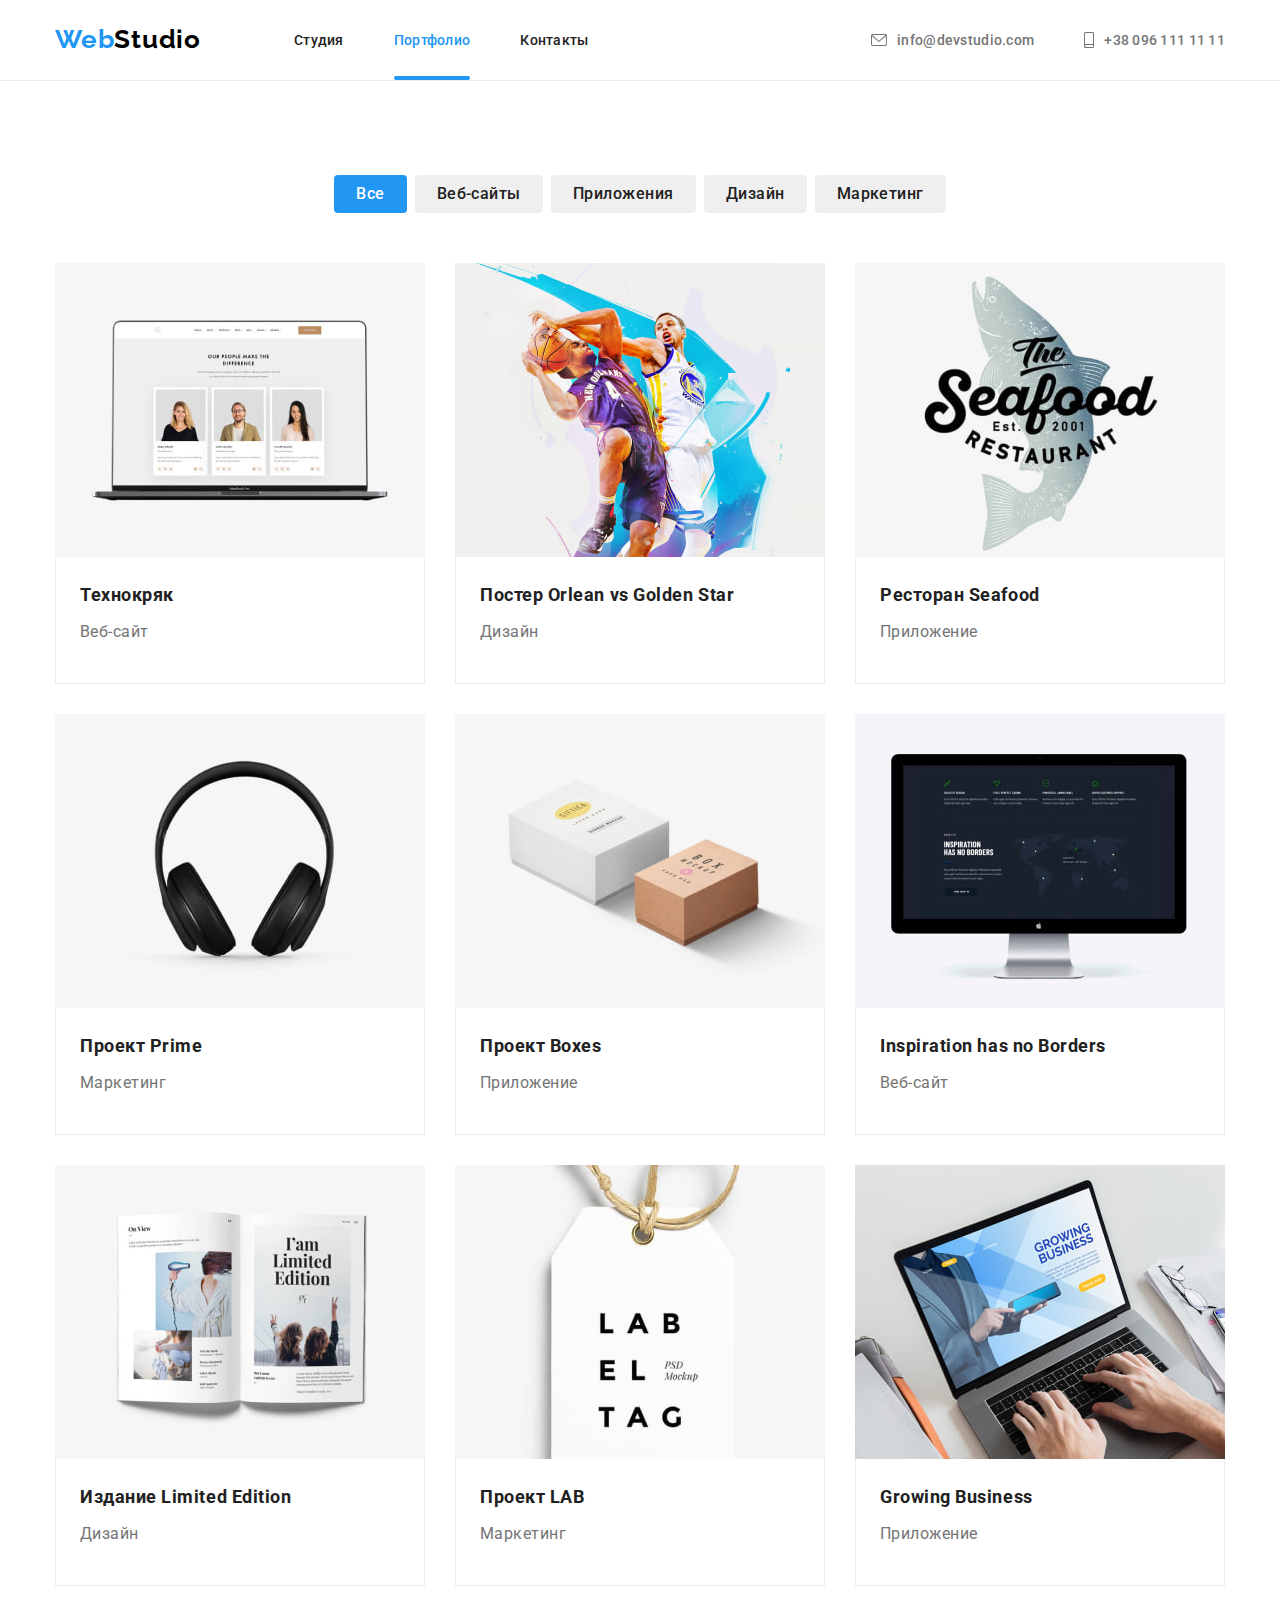
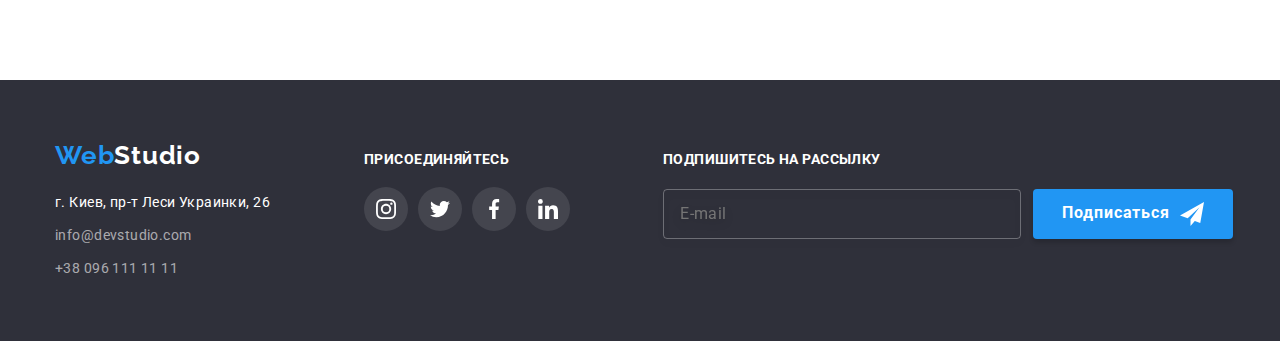
<file: portfolio.html>
<!DOCTYPE html>
<html lang="ru">
  <head>
    <meta charset="UTF-8" />
    <meta http-equiv="X-UA-Compatible" content="IE=edge" />
    <meta name="viewport" content="width=device-width, initial-scale=1.0" />
    <title>Document</title>

    <!-- Fonts Start -->
    <link rel="preconnect" href="https://fonts.googleapis.com" />
    <link rel="preconnect" href="https://fonts.gstatic.com" crossorigin />
    <link
      href="https://fonts.googleapis.com/css2?family=Raleway:wght@700&family=Roboto:wght@400;500;700;900&display=swap"
      rel="stylesheet"
    />
    <!-- Fonts End -->

    <!-- Modern-normalize Start -->
    <link
      rel="stylesheet"
      href="https://cdnjs.cloudflare.com/ajax/libs/modern-normalize/1.1.0/modern-normalize.min.css"
    />
    <!-- Modern-normalize End -->

    <!-- Custom style Start -->
    <link rel="stylesheet" href="./css/main.min.css" />
    <link rel="stylesheet" href="./css/style.css" />
    <!-- Custom style End -->
  </head>
  <body>
    <!-- Header Section -->
    <header class="header">
      <div class="container header__container">
        <nav class="header__container">
          <a class="logo link" href="./index.html"
            ><span class="logo--color-accent">Web</span><span class="logo--color-black">Studio</span></a
          >
          <ul class="list header__list">
            <li class="header__item">
              <a class="header__link " href="./index.html">Студия</a>
            </li>
            <li class="header__item">
              <a class="header__link header__link--current" href="./portfolio.html">Портфолио</a>
            </li>
            <li class="header__item">
              <a class="header__link" href="">Контакты</a>
            </li>
          </ul>
        </nav>
        <ul class="list header__contact">
          <li>
            <a class="header__btn header__mail" href="mailto:info@devstudio.com">
              <svg class="adress-icon" width="16" height="12">
                <use href="./images/icons.svg#icon-envelope"></use>
              </svg>
              info@devstudio.com</a
            >
          </li>
          <li>
            <a class="header__btn" href="tel:+380961111111">
              <svg class="adress-icon" width="10" height="16">
                <use href="./images/icons.svg#icon-smartphone"></use>
              </svg>
              +38 096 111 11 11</a
            >
          </li>
        </ul>
      </div>
    </header>

    <!-- Main Section -->
    <main>
      <section class="portfolio section">
        <div class="container">
          <h2 class="visually-hidden">Портфолио</h2>

          <ul class="portfolio__control">
            <li>
              <button class="portfolio__btn portfolio__btn--current" type="button">Все</button>
            </li>
            <li><button class="portfolio__btn" type="button">Веб-сайты</button></li>
            <li><button class="portfolio__btn" type="button">Приложения</button></li>
            <li><button class="portfolio__btn" type="button">Дизайн</button></li>
            <li><button class="portfolio__btn" type="button">Маркетинг</button></li>
          </ul>

          <ul class="portfolio__list">
            <li class="portfolio__card">
              <a class="portfolio__link link" href="">
                <div class="portfolio__image">
                  <img
                    src="images/portfolio-1.jpg"
                    alt="Визуализация веб-сайта Технокряк на МакБуке"
                    width="370"
                    height="294"
                  />

                  <div class="portfolio__card-overlay">
                    <p class="portfolio__card-text">
                      Ресурс предлагает комплексные предложения с разным уровнем функционала и
                      сервисов. Все это позволит посетителю получить исчерпывающие сведения о
                      компании или частном лице.
                    </p>
                  </div>
                </div>

                <div class="portfolio__item">
                  <h3 class="portfolio__title">Технокряк</h3>
                  <p class="description-medium">Веб-сайт</p>
                </div>
              </a>
            </li>

            <li class="portfolio__card">
              <a class="portfolio__link link" href="">
                <div class="portfolio__image">
                  <img
                    src="images/portfolio-2.jpg"
                    alt="Постер баскетбольного матча"
                    width="370"
                    height="294"
                  />

                  <div class="portfolio__card-overlay">
                    <p class="portfolio__card-text">
                      Ресурс предлагает комплексные предложения с разным уровнем функционала и
                      сервисов. Все это позволит посетителю получить исчерпывающие сведения о
                      компании или частном лице.
                    </p>
                  </div>
                </div>

                <div class="portfolio__item">
                  <h3 class="portfolio__title">Постер <span lang="en">Orlean vs Golden Star</span></h3>
                  <p class="description-medium">Дизайн</p>
                </div>
              </a>
            </li>

            <li class="portfolio__card">
              <a class="portfolio__link link" href="">
                <div class="portfolio__image">
                  <img
                    src="images/portfolio-3.jpg"
                    alt="Постер баскетбольного матча"
                    width="370"
                    height="294"
                  />

                  <div class="portfolio__card-overlay">
                    <p class="portfolio__card-text">
                      Ресурс предлагает комплексные предложения с разным уровнем функционала и
                      сервисов. Все это позволит посетителю получить исчерпывающие сведения о
                      компании или частном лице.
                    </p>
                  </div>
                </div>

                <div class="portfolio__item">
                  <h3 class="portfolio__title">Ресторан <span lang="en">Seafood</span></h3>
                  <p class="description-medium">Приложение</p>
                </div>
              </a>
            </li>

            <li class="portfolio__card">
              <a class="portfolio__link link" href="">
                <div class="portfolio__image">
                  <img
                    src="images/portfolio-4.jpg"
                    alt="Постер баскетбольного матча"
                    width="370"
                    height="294"
                  />

                  <div class="portfolio__card-overlay ">
                    <p class="portfolio__card-text">
                      Ресурс предлагает комплексные предложения с разным уровнем функционала и
                      сервисов. Все это позволит посетителю получить исчерпывающие сведения о
                      компании или частном лице.
                    </p>
                  </div>
                </div>

                <div class="portfolio__item">
                  <h3 class="portfolio__title">Проект <span lang="en">Prime</span></h3>
                  <p class="description-medium">Маркетинг</p>
                </div>
              </a>
            </li>

            <li class="portfolio__card">
              <a class="portfolio__link link" href="">
                <div class="portfolio__image">
                  <img
                    src="images/portfolio-5.jpg"
                    alt="Постер баскетбольного матча"
                    width="370"
                    height="294"
                  />

                  <div class="portfolio__card-overlay">
                    <p class="portfolio__card-text">
                      Ресурс предлагает комплексные предложения с разным уровнем функционала и
                      сервисов. Все это позволит посетителю получить исчерпывающие сведения о
                      компании или частном лице.
                    </p>
                  </div>
                </div>

                <div class="portfolio__item">
                  <h3 class="portfolio__title">Проект <span lang="en">Boxes</span></h3>
                  <p class="description-medium">Приложение</p>
                </div>
              </a>
            </li>

            <li class="portfolio__card">
              <a class="portfolio__link link" href="">
                <div class="portfolio__image">
                  <img
                    src="images/portfolio-6.jpg"
                    alt="Постер баскетбольного матча"
                    width="370"
                    height="294"
                  />

                  <div class="portfolio__card-overlay">
                    <p class="portfolio__card-text">
                      Ресурс предлагает комплексные предложения с разным уровнем функционала и
                      сервисов. Все это позволит посетителю получить исчерпывающие сведения о
                      компании или частном лице.
                    </p>
                  </div>
                </div>

                <div class="portfolio__item">
                  <h3 class="portfolio__title"><span lang="en">Inspiration has no Borders</span></h3>
                  <p class="description-medium">Веб-сайт</p>
                </div>
              </a>
            </li>

            <li class="portfolio__card">
              <a class="portfolio__link link" href="">
                <div class="portfolio__image">
                  <img
                    src="images/portfolio-7.jpg"
                    alt="Постер баскетбольного матча"
                    width="370"
                    height="294"
                  />

                  <div class="portfolio__card-overlay">
                    <p class="portfolio__card-text">
                      Ресурс предлагает комплексные предложения с разным уровнем функционала и
                      сервисов. Все это позволит посетителю получить исчерпывающие сведения о
                      компании или частном лице.
                    </p>
                  </div>
                </div>

                <div class="portfolio__item">
                  <h3 class="portfolio__title">Издание <span lang="en">Limited Edition</span></h3>
                  <p class="description-medium">Дизайн</p>
                </div>
              </a>
            </li>

            <li class="portfolio__card">
              <a class="portfolio__link link" href="">
                <div class="portfolio__image">
                  <img
                    src="images/portfolio-8.jpg"
                    alt="Постер баскетбольного матча"
                    width="370"
                    height="294"
                  />

                  <div class="portfolio__card-overlay">
                    <p class="portfolio__card-text">
                      Ресурс предлагает комплексные предложения с разным уровнем функционала и
                      сервисов. Все это позволит посетителю получить исчерпывающие сведения о
                      компании или частном лице.
                    </p>
                  </div>
                </div>

                <div class="portfolio__item">
                  <h3 class="portfolio__title">Проект <span lang="en">LAB</span></h3>
                  <p class="description-medium">Маркетинг</p>
                </div>
              </a>
            </li>

            <li class="portfolio__card">
              <a class="portfolio__link link" href="">
                <div class="portfolio__image">
                  <img
                    src="images/portfolio-9.jpg"
                    alt="Постер баскетбольного матча"
                    width="370"
                    height="294"
                  />

                  <div class="portfolio__card-overlay">
                    <p class="portfolio__card-text">
                      Ресурс предлагает комплексные предложения с разным уровнем функционала и
                      сервисов. Все это позволит посетителю получить исчерпывающие сведения о
                      компании или частном лице.
                    </p>
                  </div>
                </div>

                <div class="portfolio__item">
                  <h3 class="portfolio__title"><span lang="en">Growing Business</span></h3>
                  <p class="description-medium">Приложение</p>
                </div>
              </a>
            </li>
          </ul>
        </div>
      </section>
    </main>

    <!-- Footer -->

    <footer class="footer">
      <div class="container footer-container">
        <div class="footer__address">
          <a class="logo logo__footer link" href="./index.html"
            ><span class="logo--color-accent">Web</span><span class="logo--color-white">Studio</span></a
          >
          <address class="address">
            <ul class="list address__list">
              <li>
                <a
                  href="https://www.google.com/maps/place/%D0%B1%D1%83%D0%BB.+%D0%9B%D0%B5%D1%81%D0%B8+%D0%A3%D0%BA%D1%80%D0%B0%D0%B8%D0%BD%D0%BA%D0%B8,+26,+%D0%9A%D0%B8%D0%B5%D0%B2,+02000/@50.4266594,30.5382177,18.25z/data=!4m5!3m4!1s0x40d4cf0e033ecbe9:0x57a4dffefec77da0!8m2!3d50.4265807!4d30.5383858"
                >
                  <span class="address__text--bold">г. Киев, пр-т Леси Украинки, 26</span></a
                >
              </li>

              <li>
                <a class="address__text--thin" href="mailto:info@devstudio.com">info@devstudio.com</a>
              </li>
              <li><a class="address__text--thin" href="tel:+380961111111">+38 096 111 11 11</a></li>
            </ul>
          </address>
        </div>
        <div class="footer__socials">
          <p class="footer__title">присоединяйтесь</p>
          <ul class="footer__socials__list list">
            <li class="footer__socials__item">
              <a
                class="footer__socials__link"
                href=""
                target="_blank"
                rel="noopener noreferrer"
                aria-label="instagram"
              >
                <svg class="footer__socials__icon" width="20" height="20">
                  <use href="./images/icons.svg#icon-sm-instagram"></use>
                </svg>
              </a>
            </li>
            <li class="footer__socials__item">
              <a
                class="footer__socials__link"
                href=""
                target="_blank"
                rel="noopener noreferrer"
                aria-label="twitter"
              >
                <svg class="footer__socials__icon" width="20" height="20">
                  <use href="./images/icons.svg#icon-sm-twitter"></use>
                </svg>
              </a>
            </li>
            <li class="footer__socials__item">
              <a
                class="footer__socials__link"
                href=""
                target="_blank"
                rel="noopener noreferrer"
                aria-label="facebook"
              >
                <svg class="footer__socials__icon" width="20" height="20">
                  <use href="./images/icons.svg#icon-sm-facebook"></use>
                </svg>
              </a>
            </li>
            <li class="footer__socials__item">
              <a
                class="footer__socials__link"
                href=""
                target="_blank"
                rel="noopener noreferrer"
                aria-label="linkedin"
              >
                <svg class="footer__socials__icon" width="20" height="20">
                  <use href="./images/icons.svg#icon-sm-linkedin"></use>
                </svg>
              </a>
            </li>
          </ul>
        </div>

        <div class="footer__subscribe">
          <strong class="footer__title">Подпишитесь на рассылку</strong>
          <form class="subscribe__form">
            <input class="subscribe__email" type="email" name="email" placeholder="E-mail" />
            <button class="button" type="button">
              Подписаться
              <svg class="subscribe__icon" width="24" height="24">
                <use href="./images/icons/icons.svg#icon-paper-airplane"></use>
              </svg>
            </button>
          </form>
        </div>
      </div>
    </footer>
  </body>
</html>
</file>
<file: css/style.css>
/* МОДАЛЬНОЕ ОКНО */

.backdrop {
  position: fixed;
  top: 0;
  left: 0;
  width: 100%;
  height: 100%;
  background-color: rgba(0, 0, 0, 0.2);
  transition: opacity var(--anim-fast), visibility var(--anim-fast);
}

.backdrop.is-hidden {
  opacity: 0;
  visibility: hidden;
  pointer-events: none;
}

.modal {
  min-width: 528px;
  background-color: var(--main_white-color);
  position: absolute;
  top: 50%;
  left: 50%;
  transform: translate(-50%, -50%);
  box-shadow: 0px 1px 3px rgba(0, 0, 0, 0.12), 0px 1px 1px rgba(0, 0, 0, 0.14),
    0px 2px 1px rgba(0, 0, 0, 0.2);
  border-radius: 4px;
  padding: 40px;
}

.button-x {
  border-radius: 50px;
  border: 1px solid rgba(0, 0, 0, 0.1);
  background-color: var(--main_white-color);
  width: 30px;
  height: 30px;
  position: absolute;
  top: 8px;
  right: 8px;
  cursor: pointer;
}

.btn-x-img {
  fill: var(--absolut-black);
}

.btn-x-img:hover,
.btn-x-img:focus {
  fill: var(--accent-color);
}

.modal-title {
  font-weight: 700;
  font-size: 20px;
  line-height: calc(23 / 20);
  text-align: center;
  letter-spacing: 0.03em;
  margin-bottom: 12px;
}

.cell-name {
  font-size: 12px;
  line-height: calc(14 / 12);
  letter-spacing: 0.01em;

  color: var(--description-color);

  margin-bottom: 4px;
}

.button-modal {
  font-family: var(--main-font);
  font-weight: 700;
  font-size: 16px;
  line-height: 1.9;
  letter-spacing: 0.06em;
  color: var(--main_white-color);
  background-color: var(--accent-color);
  border-width: 0ch;
  cursor: pointer;
  width: 200px;
  height: 50px;
  border-radius: 4px;
  display: inline-flex;
  align-items: center;
  justify-content: center;
  box-shadow: 0px 4px 4px rgba(0, 0, 0, 0.15);
  margin-right: auto;
  margin-left: auto;
  transition: background-color var(--anim-fast);
}

.button-modal:hover,
.button-modal:focus {
  background-color: var(--btn-hover-color);
}

.cell-block {
  display: flex;
  flex-direction: column;
}

.textarea-modal {
  font-size: 14px;
  line-height: calc (16/14);
  letter-spacing: 0.01em;

  color: rgba(117, 117, 117, 0.5);

  padding: 12px 16px;
  border-radius: 4px;
  resize: none;
  outline: none;
  transition: border var(--anim-fast);
}

.textarea-modal:hover,
.textarea-modal:focus {
  border: 1px solid var(--accent-color);
}

.modal-checkbox-text {
  font-size: 14px;
  line-height: calc(24 / 14);

  letter-spacing: 0.03em;
}

.cell-block-link {
  text-decoration: underline;
  color: var(--accent-color);
  cursor: pointer;
}

.checkbox-label {
  position: relative;
  font-size: 14px;
  line-height: calc(24 / 14);
  letter-spacing: 0.03em;

  color: var(--description-color);

  display: flex;
  justify-content: center;
  align-items: center;
  gap: 7px;

  margin: 20px 0 30px 0;
}

.checkbox {
  margin-right: 8px;
}

.cell-block-group {
  display: flex;
  flex-direction: column;
  gap: 10px;
}

.modal-form {
  display: flex;
  flex-direction: column;
}

.modal-cell-block {
  position: relative;
}

.modal-cell {
  border-radius: 4px;
  width: 448px;
  height: 40px;
  border: 1px solid rgba(33, 33, 33, 0.2);
  transition: border var(--anim-fast);

  padding-left: 30px;

  outline: none;
}

.modal-cell:hover,
.modal-cell:focus {
  border: 1px solid var(--accent-color);
}

.icon-input {
  position: absolute;
  top: 50%;
  left: 0;
  transform: translate(12px, -50%);
  fill: var(--main-black-color);
  transition: fill var(--anim-fast);
}

.modal-cell-block:focus-within .icon-input,
.modal-cell-block:hover .icon-input {
  fill: var(--accent-color);
}


.register-icon-uncheck {
  opacity: 1;
}

.register-icon-check {
  opacity: 0;
  fill: var(--accent-color);
  transition: opacity var(--anim-fast);
}

.checkbox:checked + .checkbox-icon .register-icon-uncheck {
  opacity: 0;
  transition: opacity var(--anim-fast);
}

.checkbox:checked + .checkbox-icon .register-icon-check {
  opacity: 1;
}
</file>
<file: css/main.min.css>
:root{--main-font: "Roboto", sans-serif;--logo-font: "Raleway", sans-serif;--accent-color: #2196f3;--main_white-color: #ffffff;--main-black-color: #212121;--description-color: #757575;--bg-dark-gray-color: #2f303a;--bg-light-gray-color: #f5f4fa;--btn-hover-color: #188ce8;--border-color: #ececec;--bg-icon: #f5f4fa;--icons-color: #afb1b8;--absolut-black: #000000;--anim-fast: 250ms cubic-bezier(0.4, 0, 0.2, 1)}.visually-hidden{position:absolute;white-space:nowrap;width:1px;height:1px;overflow:hidden;border:0;padding:0;clip:rect(0 0 0 0);-webkit-clip-path:inset(50%);clip-path:inset(50%);margin:-1px}body{font-family:var(--main-font);color:var(--main-black-color)}img{display:block;max-width:100%;height:auto;-o-object-fit:cover;object-fit:cover;-o-object-position:center;object-position:center}.no-scroll{overflow:hidden}.link{text-decoration:none;color:currentColor;cursor:pointer}.list{list-style:none;padding:0;margin:0}a{text-decoration:none}ul{padding:0;margin:0}li{list-style-type:none}h1,h2,h3,h4,h5,h6,p{margin:0}.section{padding-top:94px;padding-bottom:94px}.container{padding-left:15px;padding-right:15px;margin-left:auto;margin-right:auto}@media screen and (min-width: 480px){.container{width:480px}}@media screen and (min-width: 768px){.container{width:768px}}@media screen and (min-width: 1200px){.container{width:1200px}}.header__container{display:-webkit-box;display:-ms-flexbox;display:flex;-webkit-box-align:center;-ms-flex-align:center;align-items:center}.hero__title{font-weight:900;font-size:44px;line-height:1.36;text-align:center;letter-spacing:.06em;text-transform:uppercase;color:var(--main_white-color);margin-bottom:30px}.main-title{font-weight:700;font-size:28px;line-height:1.2;text-align:center;letter-spacing:.03em;margin-bottom:30px}@media screen and (min-width: 768px){.main-title{color:tomato}}@media screen and (min-width: 1200px){.main-title{font-size:36px;margin-bottom:50px}}.secondary-title{font-weight:500;font-size:16px;line-height:1.2;letter-spacing:.03em;margin-bottom:10px}.portfolio__title{font-weight:700;font-size:18px;line-height:2;letter-spacing:.03em;margin-bottom:4px}.footer__title{font-family:"Roboto";font-style:normal;font-weight:700;font-size:14px;line-height:16px;letter-spacing:.03em;text-transform:uppercase;color:var(--main_white-color);margin-bottom:20px}.description-medium{font-size:16px;line-height:1.88;letter-spacing:.03em;color:var(--description-color);margin-bottom:16px}.portfolio__card-text{font-size:18px;line-height:1.56;letter-spacing:.03em;color:var(--main_white-color)}.button{font-family:var(--main-font);font-weight:700;font-size:16px;line-height:1.9;letter-spacing:.06em;color:var(--main_white-color);background-color:var(--accent-color);border-width:0ch;cursor:pointer;width:200px;height:50px;border-radius:4px;display:-webkit-inline-box;display:-ms-inline-flexbox;display:inline-flex;-webkit-box-align:center;-ms-flex-align:center;align-items:center;-webkit-box-pack:center;-ms-flex-pack:center;justify-content:center;-webkit-box-shadow:0px 4px 4px rgba(0,0,0,.15);box-shadow:0px 4px 4px rgba(0,0,0,.15);display:inline-flex;gap:10px;-webkit-transition:background-color var(--anim-fast);transition:background-color var(--anim-fast)}.button:hover,.button:focus{background-color:var(--btn-hover-color)}.logo{font-family:var(--logo-font);font-weight:700;font-size:26px;line-height:1.2;letter-spacing:.03em;text-decoration:none;margin-right:93px}.logo--color-accent{color:var(--accent-color)}.logo--color-black{color:#000}.logo--color-white{color:#fff}.logo__footer{margin-bottom:20px}.adress-icon{fill:currentColor;margin-right:10px}.menu-container{position:fixed;top:0;left:0;width:100vw;height:100vh;padding:32px;background-color:#3f51b5;z-index:999;-webkit-transform:translateX(100%);transform:translateX(100%);-webkit-transition:-webkit-transform 250ms ease-in-out;transition:-webkit-transform 250ms ease-in-out;transition:transform 250ms ease-in-out;transition:transform 250ms ease-in-out, -webkit-transform 250ms ease-in-out}.menu-container.is-open{-webkit-transform:translateX(0);transform:translateX(0)}.header{border-bottom:1px solid var(--border-color)}.header__navigation{display:-webkit-box;display:-ms-flexbox;display:flex;padding:16px 0}.btn-menu{display:-webkit-inline-box;display:-ms-inline-flexbox;display:inline-flex;-webkit-box-align:center;-ms-flex-align:center;align-items:center;-webkit-box-pack:center;-ms-flex-pack:center;justify-content:center;width:40px;height:40px;padding:0;background-color:rgba(0,0,0,0);border:none;cursor:pointer;fill:var(--main-black-color);position:absolute;top:10px;right:15px}.btn-menu:active{fill:var(--accent-color)}@media screen and (min-width: 768px){.btn-menu{display:none}}.header__list{list-style-type:none;font-weight:500;font-size:14px;line-height:16px;letter-spacing:.02em;margin-right:auto;display:-webkit-box;display:-ms-flexbox;display:flex;gap:50px}.header__link{color:var(--main-black-color);display:block;padding-top:32px;-webkit-transition:color var(--anim-fast);transition:color var(--anim-fast)}.header__link:hover,.header__link:focus{color:var(--accent-color)}.header__link--current{color:var(--accent-color)}.header__link--current::after{content:"";display:block;width:100%;height:4px;border-radius:4px;margin-top:28px;background-color:var(--accent-color)}.header__contact{font-weight:500;font-size:14px;line-height:16px;letter-spacing:.02em;list-style-type:none;display:-webkit-box;display:-ms-flexbox;display:flex;margin-left:auto}.header__btn{color:var(--description-color);display:block;padding-top:32px;padding-bottom:32px;display:-webkit-box;display:-ms-flexbox;display:flex;-webkit-box-align:center;-ms-flex-align:center;align-items:center;-webkit-transition:color var(--anim-fast);transition:color var(--anim-fast)}.header__btn:hover,.header__btn:focus{color:var(--accent-color)}.header__mail{margin-right:50px}.hero{max-width:1600px;margin-left:auto;margin-right:auto;background-color:var(--bg-dark-gray-color);background-image:-webkit-gradient(linear, left top, right top, from(rgba(47, 48, 58, 0.4)), to(rgba(47, 48, 58, 0.4))),url(../images/section-hero/hero-background.jpg);background-image:linear-gradient(to right, rgba(47, 48, 58, 0.4), rgba(47, 48, 58, 0.4)),url(../images/section-hero/hero-background.jpg)}.hero-container{padding-top:200px;padding-bottom:200px;text-align:center}.peculiarities{padding-bottom:0}.peculiarities__list{display:-webkit-box;display:-ms-flexbox;display:flex;gap:30px}.peculiarities__wrap{padding:25px;display:-webkit-box;display:-ms-flexbox;display:flex;-webkit-box-align:center;-ms-flex-align:center;align-items:center;-webkit-box-pack:center;-ms-flex-pack:center;justify-content:center;background-color:var(--bg-icon);border-radius:4px;margin-bottom:30px}.peculiarities__title{font-weight:700;font-size:14px;line-height:1.2;letter-spacing:.03em;text-transform:uppercase;margin-bottom:10px}.peculiarities__description{font-size:14px;line-height:1.7;letter-spacing:.03em;color:var(--description-color)}.doing-item{position:relative}.doing-item-shield{position:absolute;width:100%;bottom:0px;background:rgba(47,48,58,.8);padding:27px 0px}.doing-item-text{font-weight:700;font-size:14px;line-height:16px;text-align:center;letter-spacing:.03em;text-transform:uppercase;color:var(--main_white-color)}.doing__list{display:-webkit-box;display:-ms-flexbox;display:flex;gap:30px}.doing__item{position:relative}.doing__shield{position:absolute;width:100%;bottom:0px;background:rgba(47,48,58,.8);padding:27px 0px}.doing__text{font-weight:700;font-size:14px;line-height:16px;text-align:center;letter-spacing:.03em;text-transform:uppercase;color:var(--main_white-color)}.team{background-color:var(--bg-light-gray-color)}.team__list{display:-webkit-box;display:-ms-flexbox;display:flex;-webkit-box-orient:vertical;-webkit-box-direction:normal;-ms-flex-direction:column;flex-direction:column;gap:30px}.team__block{text-align:center;padding:30px 5px;background-color:var(--main_white-color);-webkit-box-shadow:0px 1px 3px rgba(0,0,0,.12),0px 1px 1px rgba(0,0,0,.14),0px 2px 1px rgba(0,0,0,.2);box-shadow:0px 1px 3px rgba(0,0,0,.12),0px 1px 1px rgba(0,0,0,.14),0px 2px 1px rgba(0,0,0,.2);border-radius:0px 0px 4px 4px}.team__socials{display:-webkit-box;display:-ms-flexbox;display:flex;-webkit-box-align:center;-ms-flex-align:center;align-items:center;-webkit-box-pack:center;-ms-flex-pack:center;justify-content:center;gap:10px}.socials__link{display:-webkit-box;display:-ms-flexbox;display:flex;-webkit-box-align:center;-ms-flex-align:center;align-items:center;-webkit-box-pack:center;-ms-flex-pack:center;justify-content:center;width:44px;height:44px;color:var(--icons-color);background-color:#fff;border-radius:50%;-webkit-transition:color var(--anim-fast),background-color var(--anim-fast);transition:color var(--anim-fast),background-color var(--anim-fast)}.socials__link:hover,.socials__link:focus{background-color:var(--accent-color);color:var(--main_white-color)}.socials__icon{fill:currentColor}.clients__list{display:-webkit-box;display:-ms-flexbox;display:flex;-webkit-box-align:center;-ms-flex-align:center;align-items:center;-webkit-box-pack:center;-ms-flex-pack:center;justify-content:center;gap:30px}.clients__item{display:-webkit-box;display:-ms-flexbox;display:flex;-webkit-box-align:center;-ms-flex-align:center;align-items:center;-webkit-box-pack:center;-ms-flex-pack:center;justify-content:center;width:100%;height:92px;color:var(--icons-color);border:1px solid var(--icons-color);border-radius:4px;cursor:pointer;-webkit-transition:color var(--anim-fast),border var(--anim-fast);transition:color var(--anim-fast),border var(--anim-fast)}.clients__item:hover,.clients__item:focus{border:1px solid var(--accent-color);color:var(--accent-color)}.clients__icon{fill:currentColor}.footer{padding-top:60px;padding-bottom:60px;background-color:var(--bg-dark-gray-color)}.footer-container{display:-webkit-box;display:-ms-flexbox;display:flex;-webkit-box-pack:start;-ms-flex-pack:start;justify-content:flex-start;-webkit-box-align:baseline;-ms-flex-align:baseline;align-items:baseline}.footer__address{margin-right:70px}.address{margin-top:20px}.address__list{display:-webkit-box;display:-ms-flexbox;display:flex;-webkit-box-orient:vertical;-webkit-box-direction:normal;-ms-flex-direction:column;flex-direction:column;gap:9px}.address__text--bold{font-style:normal;font-size:14px;line-height:1.7;letter-spacing:.03em;color:var(--main_white-color);-webkit-transition:color var(--anim-fast);transition:color var(--anim-fast)}.address__text--bold:hover,.address__text--bold:focus{color:var(--accent-color)}.address__text--thin{font-style:normal;font-size:14px;line-height:1.7;letter-spacing:.03em;color:rgba(255,255,255,.6);-webkit-transition:color var(--anim-fast);transition:color var(--anim-fast)}.address__text--thin:hover,.address__text--thin:focus{color:var(--accent-color)}.footer__socials{margin-right:93px}.footer__socials__list{display:-webkit-box;display:-ms-flexbox;display:flex;gap:10px}.footer__socials__link{display:-webkit-box;display:-ms-flexbox;display:flex;-webkit-box-align:center;-ms-flex-align:center;align-items:center;-webkit-box-pack:center;-ms-flex-pack:center;justify-content:center;width:44px;height:44px;color:var(--main_white-color);background-color:rgba(255,255,255,.1);border-radius:50%;-webkit-transition:background-color var(--anim-fast);transition:background-color var(--anim-fast)}.footer__socials__link:hover,.footer__socials__link:focus{background-color:var(--accent-color)}.footer__socials__icon{fill:currentColor}.subscribe__icon{fill:var(--main_white-color)}.subscribe__form{display:-webkit-box;display:-ms-flexbox;display:flex;gap:12px;margin-top:20px}.subscribe__email{border:1px solid rgba(255,255,255,.3);-webkit-filter:drop-shadow(0px 4px 4px rgba(0, 0, 0, 0.15));filter:drop-shadow(0px 4px 4px rgba(0, 0, 0, 0.15));border-radius:4px;background-color:rgba(0,0,0,0);padding:15px 16px;min-width:358px;font-size:16px;line-height:calc 1.25;letter-spacing:.03em;color:rgba(255,255,255,.6)}.portfolio__control{display:-webkit-box;display:-ms-flexbox;display:flex;-webkit-box-pack:center;-ms-flex-pack:center;justify-content:center;margin-bottom:50px;gap:8px}.portfolio__btn{font-family:var(--main-font);font-weight:500;font-size:16px;line-height:1.62;letter-spacing:.03em;color:var(--main-black-color);border-width:0ch;cursor:pointer;padding:6px 22px;border-radius:4px;-webkit-transition:color var(--anim-fast),background-color var(--anim-fast),-webkit-box-shadow var(--anim-fast);transition:color var(--anim-fast),background-color var(--anim-fast),-webkit-box-shadow var(--anim-fast);transition:color var(--anim-fast),background-color var(--anim-fast),box-shadow var(--anim-fast);transition:color var(--anim-fast),background-color var(--anim-fast),box-shadow var(--anim-fast),-webkit-box-shadow var(--anim-fast)}.portfolio__btn:hover,.portfolio__btn:focus{background-color:var(--btn-hover-color);color:var(--main_white-color);-webkit-box-shadow:0px 3px 1px rgba(0,0,0,.1),0px 1px 2px rgba(0,0,0,.08),0px 2px 2px rgba(0,0,0,.12);box-shadow:0px 3px 1px rgba(0,0,0,.1),0px 1px 2px rgba(0,0,0,.08),0px 2px 2px rgba(0,0,0,.12)}.portfolio__btn--current{background-color:var(--accent-color);color:var(--main_white-color)}.portfolio__list{display:-webkit-box;display:-ms-flexbox;display:flex;-ms-flex-wrap:wrap;flex-wrap:wrap;gap:30px}.portfolio__card{-webkit-transition:color var(--anim-fast);transition:color var(--anim-fast)}.portfolio__link{display:block;-webkit-transition:-webkit-box-shadow var(--anim-fast);transition:-webkit-box-shadow var(--anim-fast);transition:box-shadow var(--anim-fast);transition:box-shadow var(--anim-fast), -webkit-box-shadow var(--anim-fast)}.portfolio__link:hover,.portfolio__link:focus{-webkit-box-shadow:0px 1px 1px rgba(0,0,0,.12),0px 4px 4px rgba(0,0,0,.06),1px 4px 6px rgba(0,0,0,.16);box-shadow:0px 1px 1px rgba(0,0,0,.12),0px 4px 4px rgba(0,0,0,.06),1px 4px 6px rgba(0,0,0,.16)}.portfolio__link:hover .portfolio__card-overlay,.portfolio__link:focus .portfolio__card-overlay{-webkit-transform:translateY(0%);transform:translateY(0%)}.portfolio__image{position:relative;overflow:hidden}.portfolio__card-overlay{position:absolute;top:0;left:0;-webkit-transform:translateY(101%);transform:translateY(101%);width:100%;height:100%;background:rgba(33,150,243,.9);padding:63px 24px;-webkit-transition:500ms ease-in-out;transition:500ms ease-in-out}.portfolio__item{padding:20px 24px;border-bottom:1px solid var(--border-color);border-left:1px solid var(--border-color);border-right:1px solid var(--border-color)}/*# sourceMappingURL=main.min.css.map */
</file>
